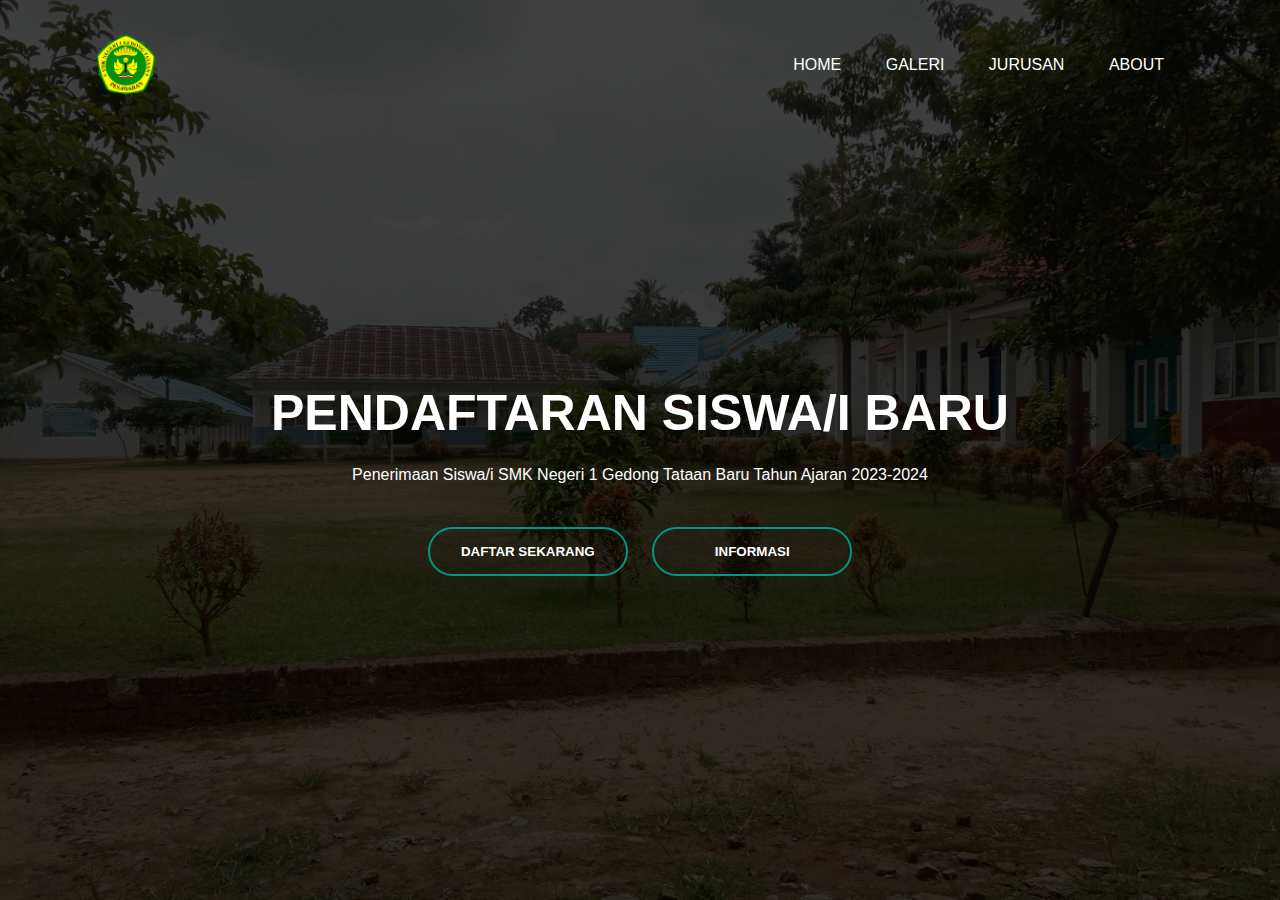
<file: home/index.html>
<!DOCTYPE html>
<html lang="en">
<head>
  <meta charset="UTF-8">
  <meta http-equiv="X-UA-Compatible" content="IE=edge">
  <meta name="viewport" content="width=device-width, initial-scale=1.0">
  <title>Pendaftaran Siswa/i Baru</title>
  <link rel="stylesheet" href="style.css">
</head>
<body>
  <div class="banner">
    <div class="navbar">
      <img src="SMKN1Geta.png" class="logo">
      <ul>
        <li><a class="transisi" href="index.html">Home</a></li>
        <li><a href="#">Galeri</a></li>
        <li><a href="jurusan/jurusan.html">Jurusan</a></li>
        <li><a href="#">About</a></li>
      </ul>
    </div>

    <div class="content">
      <h1>PENDAFTARAN SISWA/I BARU</h1>
      <p>Penerimaan Siswa/i SMK Negeri 1 Gedong Tataan Baru Tahun Ajaran 2023-2024</p>
      <div>
        <button type="button"><span></span><a class="b1" href="../pendaftaran/pendaftaran.html">DAFTAR SEKARANG</a></button>
        <button type="button"><span></span><a class="b1" href="../Informasi/informasi.html">INFORMASI</a></button>
      </div>
    </div>

  </div>
</body>
</html>
</file>
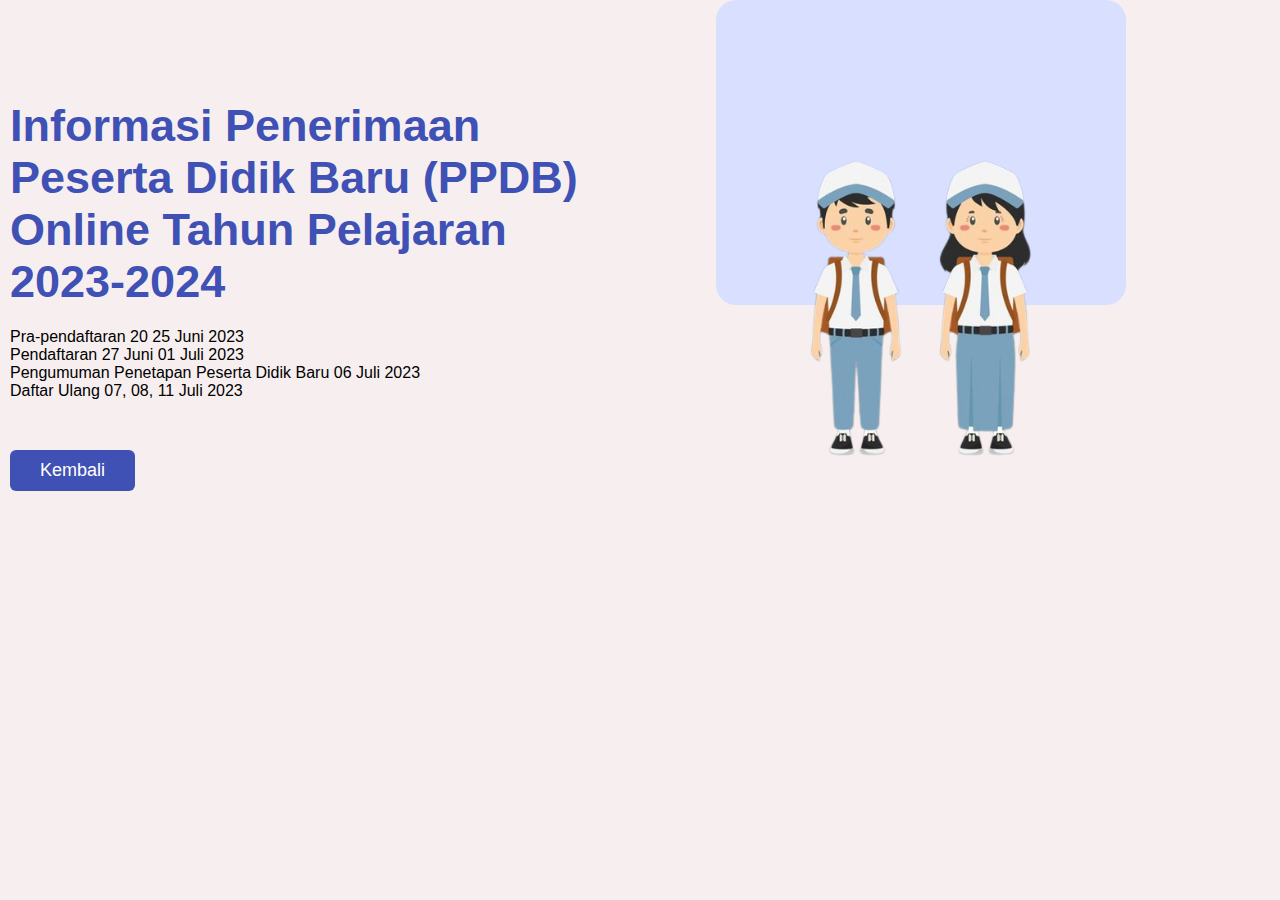
<file: Informasi/informasi.html>
<!DOCTYPE html>
<html lang="en">
<head>
  <meta charset="UTF-8">
  <meta http-equiv="X-UA-Compatible" content="IE=edge">
  <meta name="viewport" content="width=device-width, initial-scale=1.0">
  <title>Informasi Pendeaftaran</title>
  <link rel="stylesheet" href="style.css">
</head>
<body>
  <div class="header">
    <div class="text-box">
      <h1>Informasi Penerimaan Peserta Didik Baru (PPDB) Online Tahun Pelajaran 2023-2024</h1>
      <p>Pra-pendaftaran 20 25 Juni 2023<br>
        Pendaftaran 27 Juni 01 Juli 2023<br>
        Pengumuman Penetapan Peserta Didik Baru 06 Juli 2023<br>
        Daftar Ulang 07, 08, 11 Juli 2023</p>
        <a href="../home/index.html">Kembali</a>
    </div>

    <div class="user-box">
      <img src="anaksklh.png" alt="">
    </div>

  </div>
</body>
</html>
</file>
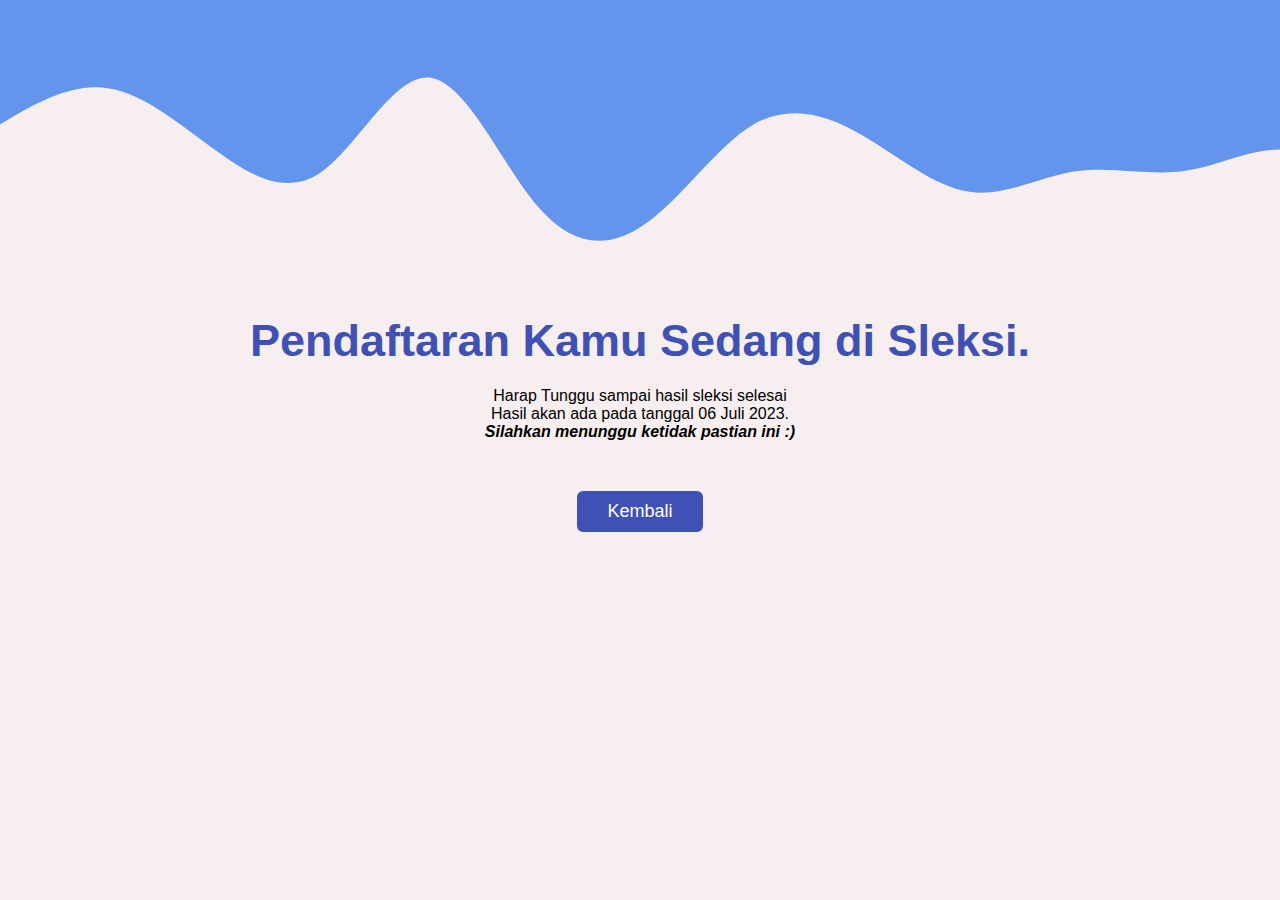
<file: Selesai/selesai.html>
<!DOCTYPE html>
<html lang="en">
<head>
  <meta charset="UTF-8">
  <meta http-equiv="X-UA-Compatible" content="IE=edge">
  <meta name="viewport" content="width=device-width, initial-scale=1.0">
  <title>Pendaftaran Selesai</title>
  <link rel="stylesheet" href="style.css">
</head>
<body>
  <div class="header">
    <div class="text-box">
      <svg xmlns="http://www.w3.org/2000/svg" viewBox="0 0 1440 320"><path fill="#6495ED" fill-opacity="1" d="M0,96L18.5,112C36.9,128,74,160,111,165.3C147.7,171,185,149,222,144C258.5,139,295,149,332,144C369.2,139,406,117,443,122.7C480,128,517,160,554,181.3C590.8,203,628,213,665,192C701.5,171,738,117,775,90.7C812.3,64,849,64,886,106.7C923.1,149,960,235,997,240C1033.8,245,1071,171,1108,144C1144.6,117,1182,139,1218,165.3C1255.4,192,1292,224,1329,229.3C1366.2,235,1403,213,1422,202.7L1440,192L1440,320L1421.5,320C1403.1,320,1366,320,1329,320C1292.3,320,1255,320,1218,320C1181.5,320,1145,320,1108,320C1070.8,320,1034,320,997,320C960,320,923,320,886,320C849.2,320,812,320,775,320C738.5,320,702,320,665,320C627.7,320,591,320,554,320C516.9,320,480,320,443,320C406.2,320,369,320,332,320C295.4,320,258,320,222,320C184.6,320,148,320,111,320C73.8,320,37,320,18,320L0,320Z"></path></svg>
      <h1>Pendaftaran Kamu Sedang di Sleksi. </h1>
      <p>Harap Tunggu sampai hasil sleksi selesai<br>
      Hasil akan ada pada tanggal 06 Juli 2023.<br>
      <i><b>Silahkan menunggu ketidak pastian ini :)</b></i></p>
        <a href="../home/index.html">Kembali</a>
    </div>

  </div>
</body>
</html>
</file>
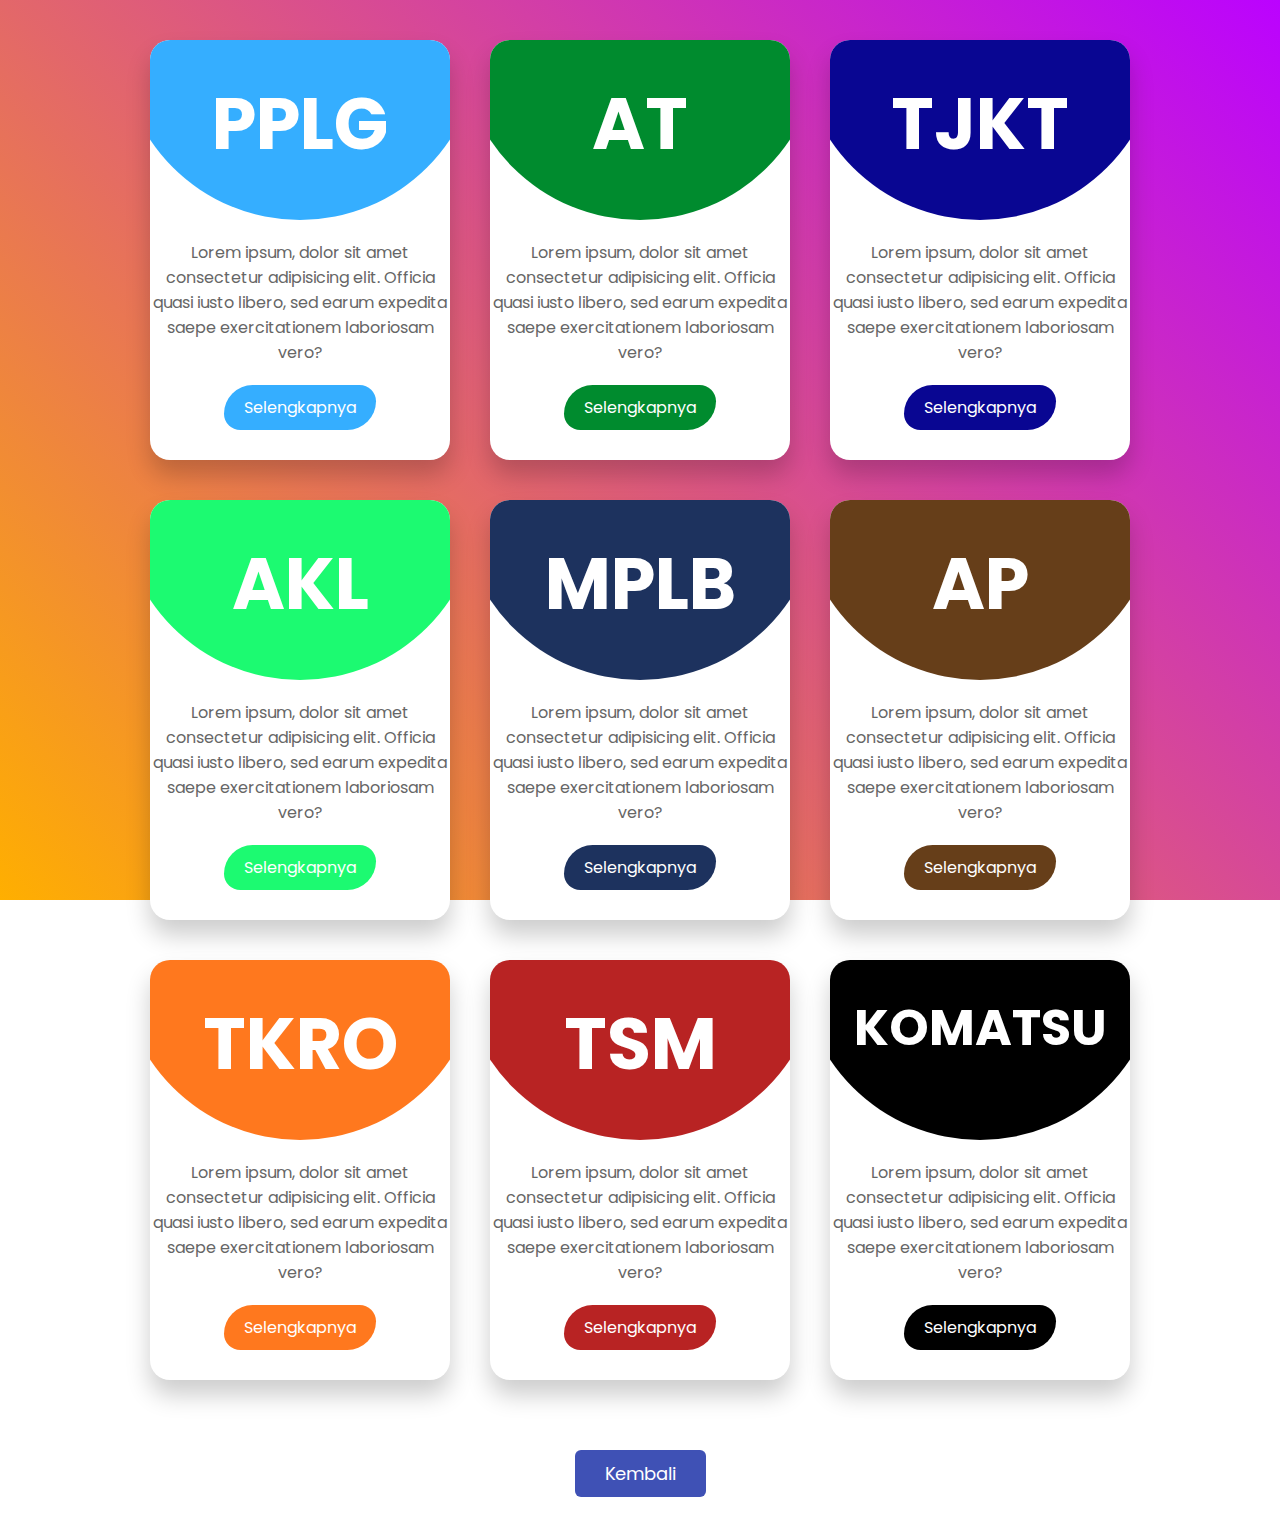
<file: home/jurusan/jurusan.html>
<!DOCTYPE html>
<html lang="en">
<head>
  <meta charset="UTF-8">
  <meta http-equiv="X-UA-Compatible" content="IE=edge">
  <meta name="viewport" content="width=device-width, initial-scale=1.0">
  <title>Jurusan</title>
  <link rel="stylesheet" href="style.css">
</head>
<body>
  <div class="container">
    <div class="card">
      <div class="circle">
        <h2>PPLG</h2>
      </div>
      <div class="content">
        <p>Lorem ipsum, dolor sit amet consectetur adipisicing elit. Officia quasi iusto libero, sed earum expedita saepe exercitationem laboriosam vero?
        </p>
        <a href="#">Selengkapnya</a>
      </div>
    </div>
    <div class="card">
      <div class="circle">
        <h2>AT</h2>
      </div>
      <div class="content">
        <p>Lorem ipsum, dolor sit amet consectetur adipisicing elit. Officia quasi iusto libero, sed earum expedita saepe exercitationem laboriosam vero?
        </p>
        <a href="#">Selengkapnya</a>
      </div>
    </div>
    <div class="card">
      <div class="circle">
        <h2>TJKT</h2>
      </div>
      <div class="content">
        <p>Lorem ipsum, dolor sit amet consectetur adipisicing elit. Officia quasi iusto libero, sed earum expedita saepe exercitationem laboriosam vero?
        </p>
        <a href="#">Selengkapnya</a>
      </div>
    </div>
    <div class="card">
      <div class="circle">
        <h2>AKL</h2>
      </div>
      <div class="content">
        <p>Lorem ipsum, dolor sit amet consectetur adipisicing elit. Officia quasi iusto libero, sed earum expedita saepe exercitationem laboriosam vero?
        </p>
        <a href="#">Selengkapnya</a>
      </div>
    </div>
    <div class="card">
      <div class="circle">
        <h2>MPLB</h2>
      </div>
      <div class="content">
        <p>Lorem ipsum, dolor sit amet consectetur adipisicing elit. Officia quasi iusto libero, sed earum expedita saepe exercitationem laboriosam vero?
        </p>
        <a href="#">Selengkapnya</a>
      </div>
    </div>
    <div class="card">
      <div class="circle">
        <h2>AP</h2>
      </div>
      <div class="content">
        <p>Lorem ipsum, dolor sit amet consectetur adipisicing elit. Officia quasi iusto libero, sed earum expedita saepe exercitationem laboriosam vero?
        </p>
        <a href="#">Selengkapnya</a>
      </div>
    </div>
    <div class="card">
      <div class="circle">
        <h2>TKRO</h2>
      </div>
      <div class="content">
        <p>Lorem ipsum, dolor sit amet consectetur adipisicing elit. Officia quasi iusto libero, sed earum expedita saepe exercitationem laboriosam vero?
        </p>
        <a href="#">Selengkapnya</a>
      </div>
    </div>
    <div class="card">
      <div class="circle">
        <h2>TSM</h2>
      </div>
      <div class="content">
        <p>Lorem ipsum, dolor sit amet consectetur adipisicing elit. Officia quasi iusto libero, sed earum expedita saepe exercitationem laboriosam vero?
        </p>
        <a href="#">Selengkapnya</a>
      </div>
    </div>
    <div class="card">
      <div class="circle">
        <h2 style="font-size: 50px;">KOMATSU</h2>
      </div>
      <div class="content">
        <p>Lorem ipsum, dolor sit amet consectetur adipisicing elit. Officia quasi iusto libero, sed earum expedita saepe exercitationem laboriosam vero?
        </p>
        <a href="#">Selengkapnya</a>
      </div>
    </div>
    <div class="text-box">
      <a href="../index.html">Kembali</a>
    </div>
  </div>
</body>
</html>
</file>
<file: home/style.css>
*{
  margin: 0;
  padding: 0;
  font-family: sans-serif;
}
.banner{
  width: 100%;
  height: 100vh;
  background-image: linear-gradient(rgba(0,0,0,0.75), rgba(0,0,0,0.75)), url(background.jpg);
  background-size: cover;
  background-position: center;
}
.navbar{
  width: 85%;
  margin: auto;
  padding: 35px 0;
  display: flex;
  align-items: center;
  justify-content: space-between;
}
.logo{
  width: 60px;
  cursor: pointer;
}
.navbar ul li{
  list-style: none;
  display: inline-block;
  margin: 0 20px;
  position: relative;
}
.navbar ul li a{
  text-decoration: none;
  color: #fff;
  text-transform: uppercase;
}
.navbar ul li::after{
  content: '';
  height: 3px;
  width: 0;
  background: #009688;
  position: absolute;
  left: 0;
  bottom: -10px;
  transition: 0.5s;
}
.navbar ul li:hover::after{
  width: 100%;
}
.content{
  width: 100%;
  position: absolute;
  top: 50%;
  transform: translateY(-50%);
  text-align: center;
  color: #fff;
}
.content h1{
  font-size: 50px;
  margin-top: 80px;
}
.content p{
  margin: 20px auto;
  font-weight: 100;
  line-height: 25px;
}
button{
  width: 200px;
  padding: 15px 0;
  text-align: center;
  margin: 20px 10px;
  border-radius: 25px;
  font-weight: bold;
  border: 2px solid #009688;
  background: transparent;
  color: #fff;
  cursor: pointer;
  position: relative;
  overflow: hidden;
  transition: 0.5s;
}

button .b1{
  text-decoration: none;
  color: #fff;
  transition: 0.5s;
}

span{
  background: #009688;
  height: 100%;
  width: 0;
  border-radius: 25px;
  position: absolute;
  left: 0;
  bottom: 0;
  z-index: -1;
  transition: 0.5s;
}
button:hover span{
  width: 100%;
}
button .b1:hover{
  color: black;
  font-weight: bold;
}
</file>
<file: Informasi/style.css>
*{
  margin: 0;
  padding: 0;
  box-sizing: border-box;
  font-family: 'poppins', sans-serif;
}

.header{
  width: 100%;
  height: 100vh;
  padding: 0 10px;
  background: #f7efef;
}
.text-box{
  max-width: 600px;
  padding-top: 100px;
}
.text-box h1{
  font-size: 45px;
  margin-bottom: 20px;
  color: #3f51b5;
}
.text-box a{
  display: inline-block;
  text-decoration: none;
  color: #fff;
  background: #3f51b5;
  padding: 10px 30px;
  font-size: 18px;
  margin-top: 50px;
  border-radius: 6px;
}
.user-box{
  background: #d9e0ff;
  position: absolute;
  top: 0;
  right: 12%;
  border-radius: 20px;
}
.user-box img{
  display: block;
  padding-top: 100px;
  width: 410px;
  margin-bottom: -205px;
}
</file>
<file: Selesai/style.css>
*{
  margin: 0;
  padding: 0;
  box-sizing: border-box;
  font-family: 'poppins', sans-serif;
}

.header{
  width: 100%;
  height: 100vh;
  padding: 0 10px;
  background: #f7efef;
}
.text-box{
  padding-top: 100px;
  text-align: center;
}
.text-box h1{
  font-size: 45px;
  margin-bottom: 20px;
  color: #3f51b5;
}
.text-box a{
  display: inline-block;
  text-decoration: none;
  color: #fff;
  background: #3f51b5;
  padding: 10px 30px;
  font-size: 18px;
  margin-top: 50px;
  border-radius: 6px;
}
svg{
  position: static;
  margin-top: -100px;
  margin-left: -10px;
  width: 1400px;
  rotate: 180deg;
  z-index: -1;
}
</file>
<file: home/jurusan/style.css>
@import url('https://fonts.googleapis.com/css2?family=Poppins:wght@300;400;500;600;700;800;900&display=swap');

*{
  margin: 0;
  padding: 0;
  box-sizing: border-box;
  font-family: 'poppins', sans-serif;
}
body{
  display: flex;
  justify-content: center;
  align-items: center;
  min-height: 100vh;
  background: linear-gradient(45deg, #ffaf00, #bb02ff);
  background-attachment: fixed;
}
.container{
  position: relative;
  width: 1150px;
  padding: 20px;
  display: flex;
  justify-content: center;
  align-items: center;
  flex-wrap: wrap;
}
.container .card{
  position: relative;
  width: 300px;
  height: 420px;
  background: #fff;
  margin: 20px;
  border-radius: 20px;
  overflow: hidden;
  box-shadow: 0 15px 25px rgba(0,0,0,0.2);
  transition: 0.5s;
}
.container:hover .card{
  filter: blur(5px);
  transform: scale(0.9);
  opacity: 0.5;
}
.container .card:hover{
  filter: blur(0px);
  transform: scale(1.1);
  opacity: 1;
}
.container .card .circle{
  position: relative;
  width: 100%;
  height: 100%;
  background: #000;
  clip-path: circle(180px at center 0);
  text-align: center;
}
.container .card .circle h2{
  color: #fff;
  font-size: 4.5em;
  padding: 30px 0;
}
.container .card .content{
  position: absolute;
  bottom: 10px;
  padding-bottom: 20px;
  text-align: center;
}
.container .card .content p{
  color: #666;
}
.container .card .content a{
  position: relative;
  display: inline-block;
  padding: 10px 20px;
  background: #000;
  color: #fff;
  border-radius: 35px 20px;
  text-decoration: none;
  margin-top: 20px;
}


.container .card:nth-child(1) .circle,
.container .card:nth-child(1) .content a{
  background: #35aeff;
}
.container .card:nth-child(2) .circle,
.container .card:nth-child(2) .content a{
  background: #008b2e;
}
.container .card:nth-child(3) .circle,
.container .card:nth-child(3) .content a{
  background: #090692;
}
.container .card:nth-child(4) .circle,
.container .card:nth-child(4) .content a{
  background: #1cfa71;
}
.container .card:nth-child(5) .circle,
.container .card:nth-child(5) .content a{
  background: #1d325e;
}
.container .card:nth-child(6) .circle,
.container .card:nth-child(6) .content a{
  background: #663e19;
}
.container .card:nth-child(7) .circle,
.container .card:nth-child(7) .content a{
  background: #ff781e;
}
.container .card:nth-child(8) .circle,
.container .card:nth-child(8) .content a{
  background: #b82323;
}
.container .card:nth-child(9) .circle,
.container .card:nth-child(9) .content a{
  background: #000000;
}

.text-box{
  position: relative;
  display: inline-block;
  background: #3f51b5;
  padding: 10px 30px;
  font-size: 18px;
  margin-top: 50px;
  border-radius: 6px;
  
  transition: 0.5s;
}
a{
  text-decoration: none;
  color: #fff;
}
.container:hover .text-box{
  filter: blur(5px);
  transform: scale(0.9);
  opacity: 0.5;
}
.container .text-box:hover{
  filter: blur(0px);
  transform: scale(1.1);
  opacity: 1;
}
</file>
